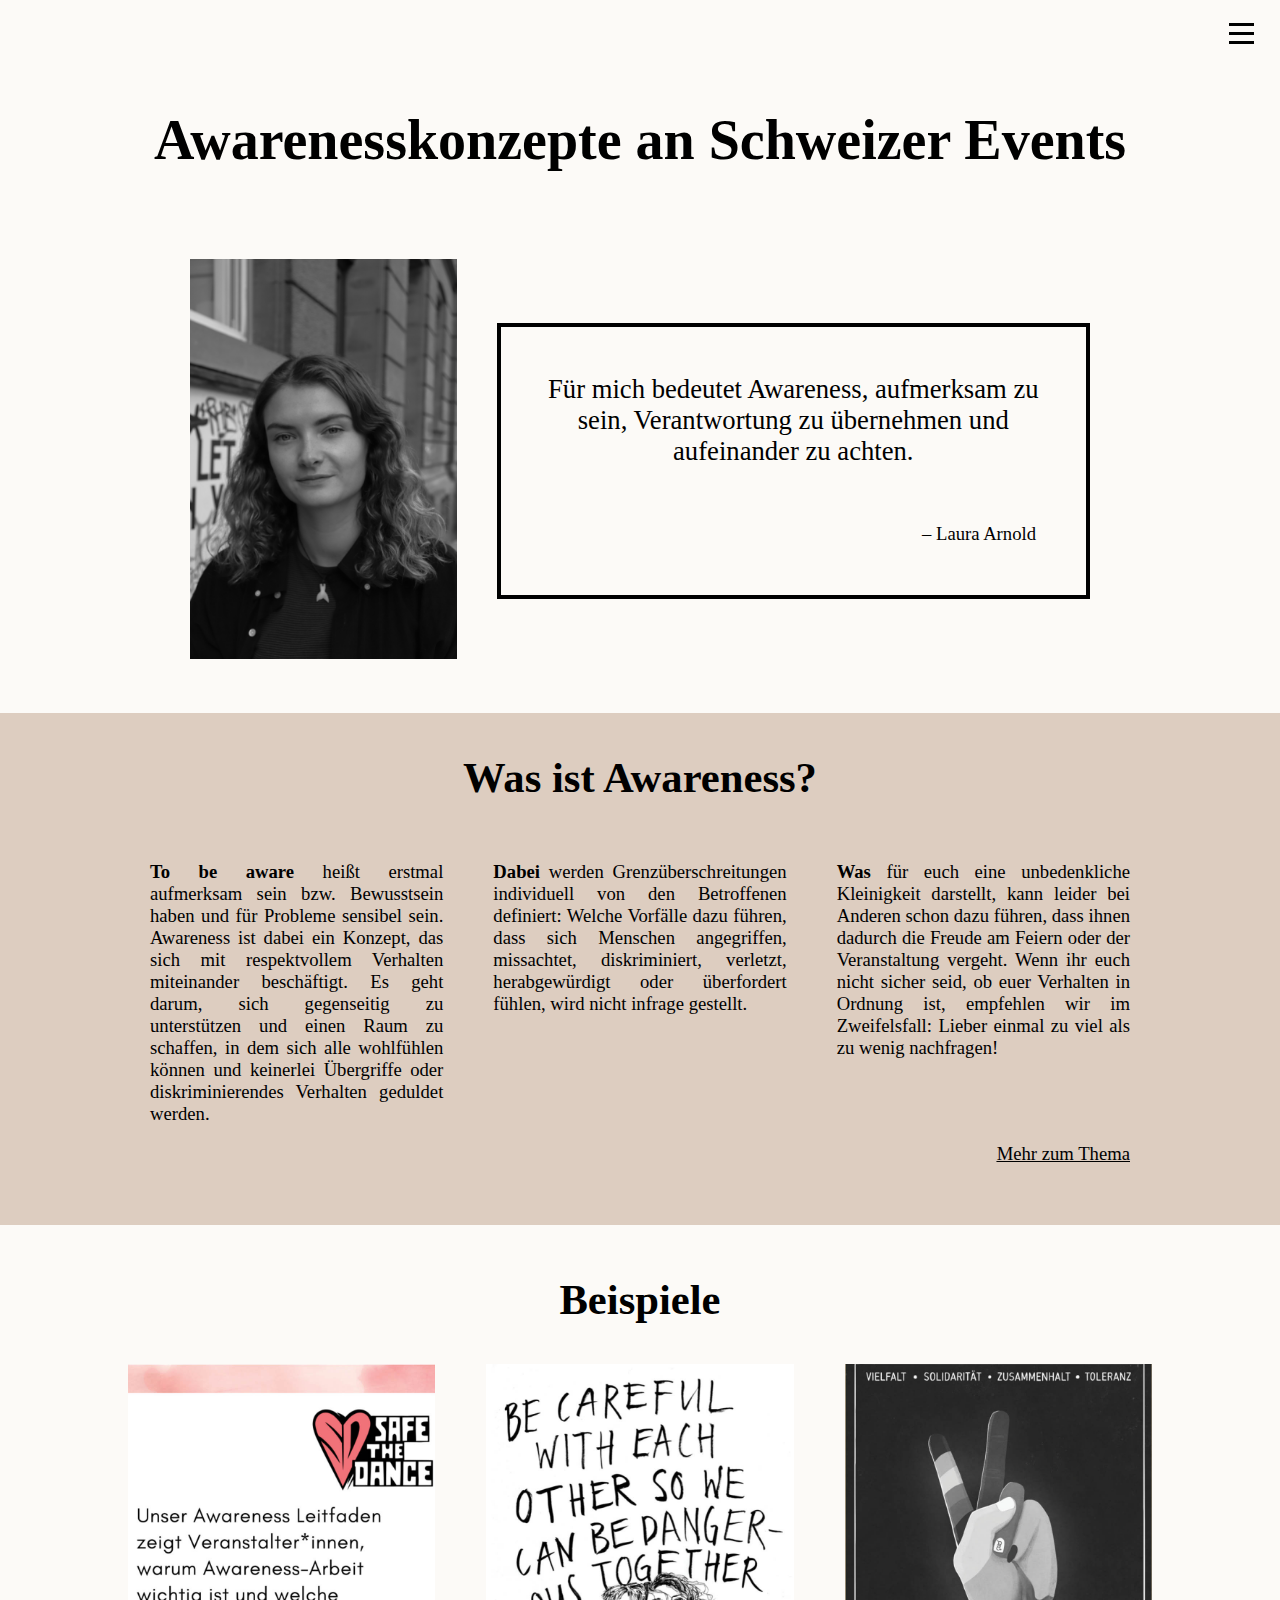
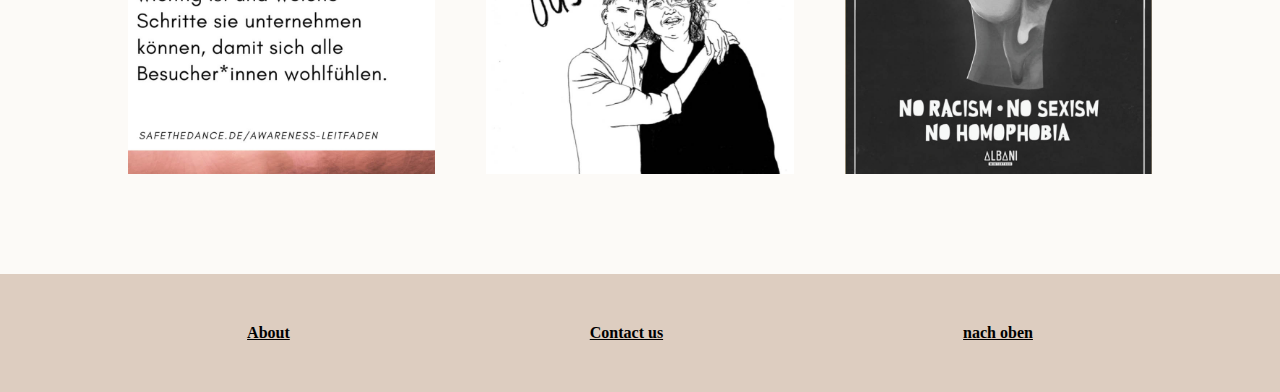
<file: index.html>
<!DOCTYPE html>
<html lang="de">
<head>
    <meta charset="UTF-8">
    <meta name="viewport" content="width=device-width, initial-scale=1.0">
    <title>Awarenesskonzepte an schweizer Events</title>
    <link rel="stylesheet" href="styles.css">
</head>
<body>
    <div class="wrapper">
    <header>
        <div class="navbar">
            <div class="hamburger-menu">
                <div class="bar"></div>
                <div class="bar"></div>
                <div class="bar"></div>
            </div>
            <div class="menu">
                <a href="wasistawareness.html">Was ist Awareness?</a>
                <a href="kontakt.html">Kontakt</a>
                <a href="about.html">About</a>
            </div>
        </div>
    </header>
    <main>
<h1 id="slow-appear"> Awarenesskonzepte an Schweizer Events</h1>
<section id="zitat">
    <div class="zitat-container">
        <div class="portrait">
            <img src="images/Arnold Laura.jpg" alt="Portrait der Person">
        </div>
        <div class="zitat-content">
            <blockquote>
                <p>Für mich bedeutet Awareness, aufmerksam zu sein, Verantwortung zu übernehmen und aufeinander zu achten.</p>
                <footer class="footer-zitat">– Laura Arnold</footer>
            </blockquote>
        </div>
    </div>
</section>
        <section id="was-ist-awareness">
            <h2>Was ist Awareness?</h2>
            <div class="spalten">
                <p> <b>To be aware </b>heißt erstmal aufmerksam sein bzw. Bewusstsein haben und für Probleme sensibel sein. Awareness ist dabei ein Konzept, das sich mit respektvollem Verhalten miteinander beschäftigt.
                    Es geht darum, sich gegenseitig zu unterstützen und einen Raum zu schaffen, in dem sich alle wohlfühlen können und keinerlei Übergriffe oder diskriminierendes Verhalten geduldet werden.
                </p>
                <p> <b>Dabei </b>werden Grenzüberschreitungen individuell von den Betroffenen definiert: Welche Vorfälle dazu führen, dass sich Menschen angegriffen, missachtet, diskriminiert, verletzt, herabgewürdigt oder überfordert fühlen, wird nicht infrage gestellt. 
                </p>
                <p> <b>Was </b>für euch eine unbedenkliche Kleinigkeit darstellt, kann leider bei Anderen schon dazu führen, dass ihnen dadurch die Freude am Feiern oder der Veranstaltung vergeht.
                    Wenn ihr euch nicht sicher seid, ob euer Verhalten in Ordnung ist, empfehlen wir im Zweifelsfall: Lieber einmal zu viel als zu wenig nachfragen!
                </p>
            </div>
            <h3> <a href="wasistawareness.html"> <b>Mehr zum Thema</b></a></h3>
    </section>    
    <section id="bisherige-konzepte">
            <h2>Beispiele</h2>
            <div class="pdf-container">
                <div class="pdf">
                    <a href="https://safethedance.de/awareness-leitfaden/" target="_blank">
                    <img src="images/bild 1 safe the dance.jpg" alt="Bild 1">
                    </a>
                </div>
                <div class="pdf">
                    <a href="https://streikhaus.ch/awareness/" target="_blank">
                    <img src="images/bild 2 konzept.jpg" alt="Bild 2">
                    </a>
                </div>
                <div class="pdf">
                    <a href="https://www.albani.ch/de/awareness.html" target="_blank">
                    <img src="images/bild 3 konzept.jpg" alt="Bild 3">
                    </a>
                </div>
            </div>
        </section> 

    </main>   
    </div>
</body>
<footer>
    <div class="footer-content">
        <a href="about.html"><p>About</p></a>
        <a href="kontakt.html"><p>Contact us</p></a>
        <a class="scroll-to-top"><p>nach oben</p></a>
    </div>
    <script src="script.js"></script>
</footer>
</html>
</file>
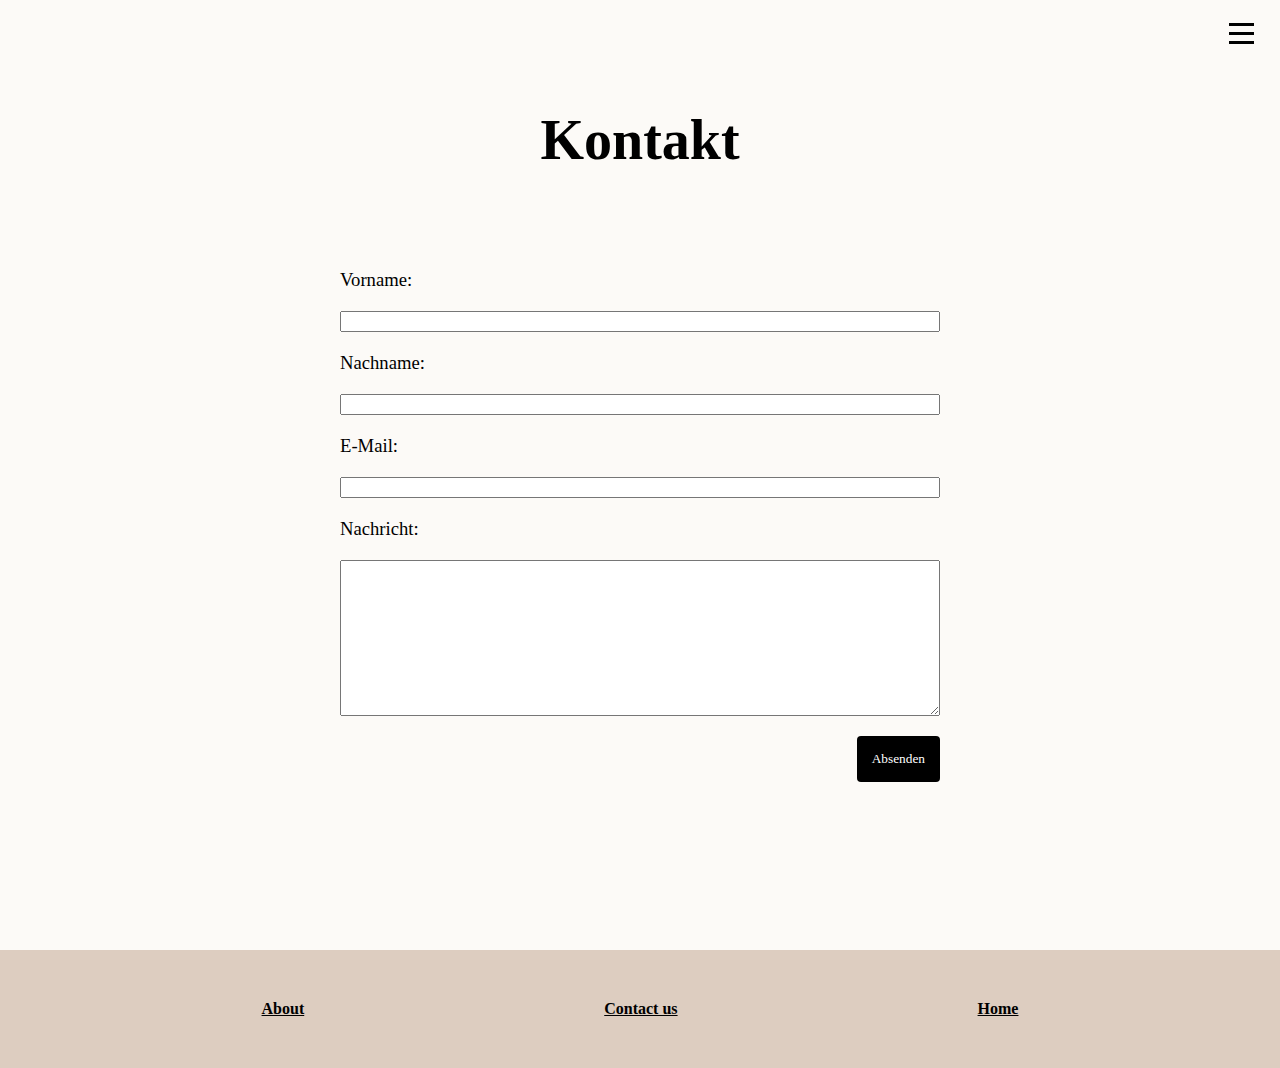
<file: kontakt.html>
<!DOCTYPE html>
<html lang="de">
<head>
    <meta charset="UTF-8">
    <meta name="viewport" content="width=device-width, initial-scale=1.0">
    <title>Awarenesskonzepte an schweizer Events</title>
    <link rel="stylesheet" href="styles3.css">
</head>
<body>
    <div class="wrapper">
    <header>
        <div class="navbar">
            <div class="hamburger-menu">
                <div class="bar"></div>
                <div class="bar"></div>
                <div class="bar"></div>
            </div>
            <div class="menu">
                <a href="wasistawareness.html">Was ist Awareness?</a>
                <a href="kontakt.html">Kontakt</a>
                <a href="about.html">About</a>
                <a href="index.html">Home</a>
            </div>
        </div>
    </header>
    <main>
        <h1 id="slow-appear">Kontakt</h1>
 <section class="main">
            <div id="contact-form">
                <label for="fname">Vorname:</label>
                <input type="text" id="fname" name="fname" required>
        
                <label for="lname">Nachname:</label>
                <input type="text" id="lname" name="lname" required>
        
                <label for="email">E-Mail:</label>
                <input type="email" id="email" name="email" required>
        
                <label for="message">Nachricht:</label>
                <textarea id="message" name="message" maxlength="1000" required></textarea>
               
                <div id="submit-button-container">
                    <button id="submit-button" onclick="submitForm()">Absenden</button>
                </div>
            </div>
        
            <div id="success-message">
                <p>Wir haben Ihre Nachricht erfolgreich erhalten.</p>
                <img src="images/giphy.gif" alt="ThankyouGIF">
            </div>
</section>
  
</main>   
</div>
</body>
<footer>
    <div class="footer-content">
        <a href="about.html"><p>About</p></a>
        <a href="kontakt.html"><p>Contact us</p></a>
        <a href="index.html"><p>Home</p></a>
    </div>
    <script src="script2.js"></script>
</footer>
    </html>
</file>
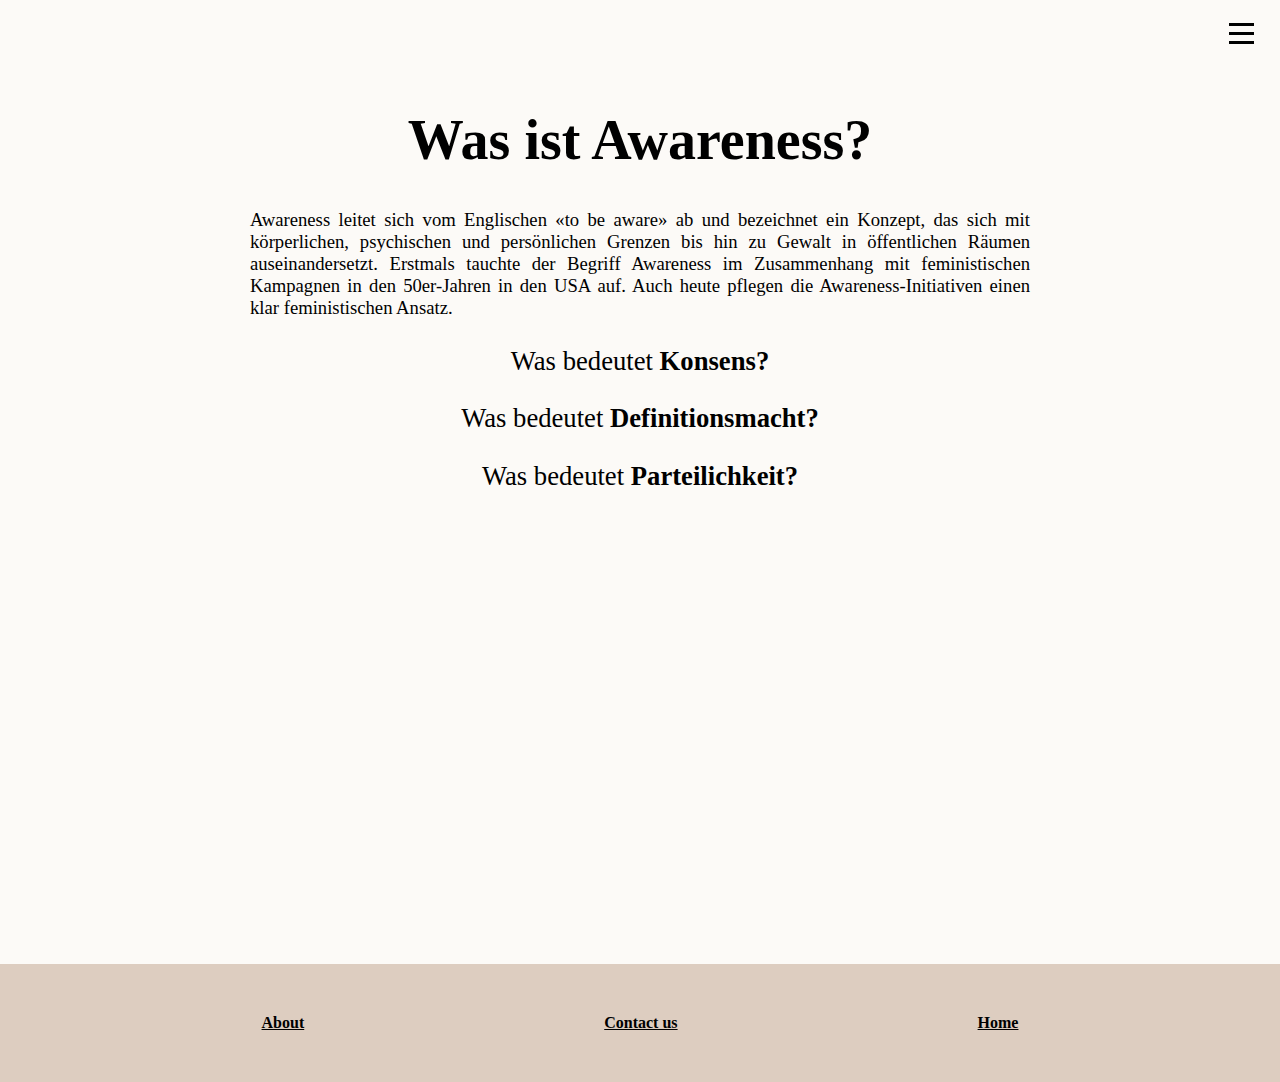
<file: wasistawareness.html>
<!DOCTYPE html>
<html lang="de">
<head>
    <meta charset="UTF-8">
    <meta name="viewport" content="width=device-width, initial-scale=1.0">
    <title>Awarenesskonzepte an schweizer Events</title>
    <link rel="stylesheet" href="styles2.css">
</head>
<body>
    <div class="wrapper">
    <header>
        <div class="navbar">
            <div class="hamburger-menu">
                <div class="bar"></div>
                <div class="bar"></div>
                <div class="bar"></div>
            </div>
            <div class="menu">
                <a href="wasistawareness.html">Was ist Awareness?</a>
                <a href="kontakt.html">Kontakt</a>
                <a href="about.html">About</a>
                <a href="index.html">Home</a>
            </div>
        </div>
    </header>

    <main>
        <h1 id="slow-appear"> Was ist Awareness?</h1>

    <section>
        <a>Awareness leitet sich vom Englischen «to be aware» ab und bezeichnet ein Konzept, das sich mit körperlichen, psychischen und persönlichen Grenzen bis hin zu Gewalt in öffentlichen Räumen auseinandersetzt. 
           Erstmals tauchte der Begriff Awareness im Zusammenhang mit feministischen Kampagnen in den 50er-Jahren in den USA auf. Auch heute pflegen die Awareness-Initiativen einen klar feministischen Ansatz.
        </a>
    </section>
      
    <section>
        <div class="Popupbegriffe">
        <p>Was bedeutet <span class="Konsens" onclick="zeigeErklaerungKonsens()"><b>Konsens?</b></span></p>
        <p>Was bedeutet <span class="Definitionsmacht" onclick="zeigeErklaerungDefinitionsmacht()"><b>Definitionsmacht?</b></span></p>
        <p>Was bedeutet <span class="Parteilichkeit" onclick="zeigeErklaerungParteilichkeit()"><b>Parteilichkeit?</b></span></p>
        </div>
    </section>

    <div id="popup">
        <div id="popupInhalt">
            <span id="schliessen" onclick="schliessePopupKonsens()">&times;</span>
            <span id="schliessen" onclick="schliessePopupDefinitionsmacht()">&times;</span>
            <span id="schliessen" onclick="schliessePopupParteilichkeit()">&times;</span>
            <h2 id="popupTitel"></h2>
            <p id="popupText"></p>
        </div>
    </div>

    <div class="video">
    <iframe width="560" height="315" 
    src="https://www.youtube.com/embed/u76DFgNjNNA?si=ORwj-2gETOHWBurO" 
    title="YouTube video player" frameborder="0" allow="accelerometer; 
    autoplay; clipboard-write; encrypted-media; gyroscope; picture-in-picture; web-share" 
    allowfullscreen>
    </iframe>
    </div>
</main>
</div> 
</body>

<footer>
    <div class="footer-content">
        <a href="about.html"><p>About</p></a>
        <a href="kontakt.html"><p>Contact us</p></a>
        <a href="index.html"><p>Home</p></a>
    </div>
    <script src="script.js"></script>
</footer>
</html>
</file>
<file: styles.css>
/*Index page*/

/*Header Hamburger*/

header {
    display: flex;
    justify-content: space-between;
    align-items: center;
    padding: 10px 20px;
    background-color: none;
    position: fixed;
    width: 98%;
}
.navbar {
    display: flex;
    justify-content: flex-end;
    align-items: center;
    background-color: none;
    padding: 10px 20px;
    width: 98%;
}

.hamburger-menu {
    display: flex;
    flex-direction: column;
    cursor: pointer;
    z-index: 9;
}

.bar {
    background-color: rgb(0, 0, 0);
    height: 3px;
    width: 25px;
    margin: 3px 0;
    transition: all 0.3s ease;
}

.menu {
    display: none;
    flex-direction: column;
    background-color: black;
    position: absolute;
    top: 60px;
    right: 0;
    width: 25%;
    text-align: center;
    padding: 150px 20px 20px;
    transition: width 0.3s ease; /* Animiere die Breite des Menüs */
    transform: translateX(100%);
    position: fixed;
    height: 100vh;
    top: 0;
}

.menu a {
    color: whitesmoke;
    text-decoration: none;
    text-transform: uppercase;
    margin: 10px 0;
    opacity: 0;
    transition: opacity 0.5s ease;
}

.menu.active {
    display: flex;
    animation: slideIn 0.3s ease forwards;
    width: 25%;
}

.menu.active a {
    opacity: 1;
}

@keyframes slideIn {
    to {
        transform: translateX(0);
    }
}

.hamburger-menu.active .bar {
    background-color: whitesmoke;
}

.hamburger-menu.active .bar:nth-child(2) {
    opacity: 0;

}

.hamburger-menu.active .bar:nth-child(1) {
    transform: translateY(0) rotate(45deg);
    -ms-transform-origin-x: 0%;
}

.hamburger-menu.active .bar:nth-child(3) {
    transform: translateY(0) rotate(-45deg);
    -ms-transform-origin-x: 0%;
}

/*main*/

body {
    background-color: #fcfaf7;
    color: #000000;
    font-family: futura;
}

h1 {
    color:#000000;
    font-size: 42pt;
    font-weight: bold;
    text-align: center;
    opacity: 0;
    transition: opacity 1s ease; /* 1s ist die Dauer der Transition, du kannst es nach Bedarf ändern */
}

.site-title {
    position: relative;
    z-index: 1;
}

ul {
    background-color: #000000;
    padding-top: 120px;
}

main {
    padding-top: 70pX;
}

h2 {
    color:#000000;
    font-size: 32pt;
    font-weight: semibold;
    padding-bottom: 40px;
    margin: 0;
}

h3 a {
    text-decoration: underline;
    color: #000000;
}

/* Hier deine Styles für Abschnitt 2 (Zitat) */
#zitat {
    padding: 50px 0; /* Füge oben und unten Platz hinzu, falls gewünscht */
}

.zitat-container {
    display: flex;
    justify-content: space-between;
    align-items: center;
    max-width: 900px;
    max-height: 500px;
    margin: 0 auto; /* Zentriere den Container horizontal */
}

.portrait img {
    max-width: 100%;/* Bild passt sich der Breite des Containers an */
    height: 400px; /* Behalte das Seitenverhältnis bei */
}

.zitat-content {
    flex: 1; /* Nimmt den verbleibenden Platz ein */
    margin-left: 40px; /* Abstand zwischen Portrait und Zitat */
}

blockquote {
    background-color: fcfaf7;
    padding: 20px;
    width: fit-content;
    margin: 0 auto;
    border: 4px solid black;
}

blockquote p {
    font-size: 20pt;
    text-align: center;
}

blockquote footer {
    margin-top: 10px;
    text-align: right;
    background-color: #fcfaf7;
    color: black;
    font-family: futura;
    font-size: 14pt;
}

/*Abschnitt 2 */
#was-ist-awareness {
    padding: 40px 0;
    background-color: #ddcdc0;
}

#was-ist-awareness h2 {
    text-align: center;
}
.spalten {
        display: grid;
        grid-template-columns: repeat(auto-fill, minmax(290px, 1fr));
        gap: 50px;
        text-align: justify;
        padding-left: 150px;
        padding-right: 150px;
        font-size: 14pt;
          
}

.spalte {
    flex: 0 1 30%; /* 30% Breite für jede Spalte */
    height: auto;
   
}

h3 {
    font-size: 14pt;
    font-weight: 100;
    text-align: right;
    padding-right: 150px;
    padding-bottom: 20px;
    text-decoration: underline;
    color: #000000;
    margin: 0;
}

a h2 {
    text-decoration: underline;
    color: #000000;
}
/* Hier deine Styles für Abschnitt 4 */
#bisherige-konzepte {
    padding: 50px 0; /* Füge oben und unten Platz hinzu, falls gewünscht */
}

#bisherige-konzepte h2 {
    text-align: center; /* Zentriere den Titel */
}

.pdf-container {
    display: flex;
    justify-content: space-between;
    margin: 0 10%; /* 10% Abstand links und rechts */
}

.pdf {
    flex: 0 1 30%; /* 30% Breite für jede PDF bzw. jedes Bild */
    /* Hier weitere Styles für jedes PDF bzw. Bild */
}

.pdf img {
    width: 100%; /* Bilder nehmen 100% der Breite des Containers ein */
    height: auto; /* Behalte das Seitenverhältnis bei */
    display: block;
}
.pdf:hover {
    transform: scale(1.1); /* Ändere den Wert, um die Vergrößerung anzupassen */
    transition: transform 0.3s; /*Anpassen wie schnell es geht*/
}

/*Abschnitt 5 */
#contact h2 {
    text-align: center;
}
/*footer*/
footer {
    background-color: #ddcdc0; 
    text-align: center;
    margin-top: 100px;
    padding: 30px;
   
}

.footer-content {
    display: flex;
    flex-direction: row; /* Behalte row für nebeneinander */
    align-items: center;
    justify-content: center; /* Zentriere den Text horizontal */
    margin: 0 auto; /* Zentriere den Abschnitt horizontal */

}

.footer-content p {
    margin: 20px 150px;
    text-align: center;
    cursor: pointer;

}

.footer-content a {
    text-decoration: underline;
    color: black;
    font-size: 12pt;
    font-weight: bold;
}
.wrapper {
    min-height: 100%;
    margin-bottom: -50px; /* Negative Margin, gleich der Footer-Höhe */
}

html, body {
    height: 100%;
    margin: 0;
}


/* Für kleine Bildschirme (z.B., Smartphones) */
@media only screen and (max-width: 600px) {
    header,
    .navbar {
        width: 100%;
    }

    .menu {
        width: 100%;
    }

    h1 {
        font-size: 32pt;
    }

    #was-ist-awareness .spalten {
        grid-template-columns: 1fr; /* Eine Spalte für kleine Bildschirme */
        padding-left: 10px;
        padding-right: 10px;
    }

    #bisherige-konzepte .pdf-container {
        margin: 0 5%;
        gap: 20px;
        flex-direction: column;/* Anpassung der Außenabstände */
    }

    footer {
        margin-top: 30px;
        padding: 15px;
    }

    .footer-content {
        flex-direction: column; /* Ändere von Reihe (row) zu Spalte (column) */
        align-items: center;
        justify-content: center;
        margin: 0 auto;
    }

    .footer-content p {
        margin: 10px 0; /* Anpassung des Abstands zwischen den Wörtern */
    }
}
</file>
<file: styles3.css>
/*Kontakt*/
header {
    font-family: futura;
    display: flex;
    justify-content: space-between;
    align-items: center;
    padding: 10px 20px;
    background-color: none;
    position: fixed;
    width: 98%;
}
.navbar {
    display: flex;
    justify-content: flex-end;
    align-items: center;
    background-color: none;
    padding: 10px 20px;
    width: 98%;
}
.hamburger-menu {
    display: flex;
    flex-direction: column;
    cursor: pointer;
    z-index: 9;
}

.bar {
    background-color: rgb(0, 0, 0);
    height: 3px;
    width: 25px;
    margin: 3px 0;
    transition: all 0.3s ease;
}

.menu {
    display: none;
    flex-direction: column;
    background-color: black;
    position: absolute;
    top: 60px;
    right: 0;
    width: 25%;
    text-align: center;
    padding: 150px 20px 20px;
    transition: width 0.3s ease; /* Animiere die Breite des Menüs */
    transform: translateX(100%);
    position: fixed;
    height: 100vh;
    top: 0;
}

.menu a {
    color: whitesmoke;
    text-decoration: none;
    text-transform: uppercase;
    margin: 10px 0;
    opacity: 0;
    transition: opacity 0.5s ease;
}

.menu.active {
    display: flex;
    animation: slideIn 0.3s ease forwards;
    width: 25%;
}

.menu.active a {
    opacity: 1;
}

@keyframes slideIn {
    to {
        transform: translateX(0);
    }
}

.hamburger-menu.active .bar {
    background-color: whitesmoke;
}

.hamburger-menu.active .bar:nth-child(2) {
    opacity: 0;
}

.hamburger-menu.active .bar:nth-child(1) {
    transform: translateY(0) rotate(45deg);
    -ms-transform-origin-x: 0%;
}

.hamburger-menu.active .bar:nth-child(3) {
    transform: translateY(0) rotate(-45deg);
    -ms-transform-origin-x: 0%;
}

/*main*/

body {
    background-color: #fcfaf7;
    color: #000000;
    font-family: futura;
}

h1 {
    color:#000000;
    font-size: 42pt;
    font-weight: bold;
    text-align: center;
    opacity: 0;
    transition: opacity 1s ease; /* 1s ist die Dauer der Transition, du kannst es nach Bedarf ändern */
}

.site-title {
    position: relative;
    z-index: 1;
}

ul {
    background-color: #000000;
    padding-top: 120px;
}

main {
    font-family: futura;
    padding-top: 70pX;
    padding-left: 250px;
    padding-right: 250px;
    text-align: justify;
}

h2 {
    text-align: center;
}

p {
    text-align: center;
}
/*Kontaktformular*/
.main {
    font-family: futura;
    font-size: 14pt;
    display: flex;
    align-items: center;
    justify-content: center;
    padding: 40px;
}

#contact-form {
    background-color: #fcfaf7;
    display: flex;
    flex-direction: column;
    width: 600px;
    padding: 20px;
    gap: 20px;
}

#message {
    height: 150px;
}

#success-message {
    display: none;
    text-align: center;
    font-family: futura;
    font-size: 20pt;
    margin-top: 40px;
}

#success-message img {
    max-width: 100%; /* Stelle sicher, dass das Bild nicht breiter als der Container ist */
    margin-top: 20px; /* Füge einen Abstand oberhalb des Bildes hinzu */
}

#submit-button {
    font-family: futura;
    background-color: #000000;
    color: white;
    padding: 15px;
    border: none;
    border-radius: 4px;
    cursor: pointer;
}

#submit-button:hover {
    background-color: #ddcdc0;
}

#submit-button-container {
    display: flex;
    justify-content: flex-end;
}

/*footer*/
footer {
    background-color: #ddcdc0; 
    text-align: center;
    margin-top: 100px;
    padding: 30px;
   
}

.footer-content {
    display: flex;
    flex-direction: row; /* Behalte row für nebeneinander */
    align-items: center;
    justify-content: center; /* Zentriere den Text horizontal */
    margin: 0 auto; /* Zentriere den Abschnitt horizontal */

}

.footer-content p {
    margin: 20px 150px;
    text-align: center;
    cursor: pointer;

}

.footer-content a {
    text-decoration: underline;
    color: black;
    font-size: 12pt;
    font-weight: bold;
}
.wrapper {
    min-height: 100%;
    margin-bottom: -50px; /* Negative Margin, gleich der Footer-Höhe */
}

html, body {
    height: 100%;
    margin: 0;
}

@media only screen and (max-width: 600px) {
    header, .navbar {
        width: 100%;
    }

    .menu {
        width: 100%;
    }

    main {
        padding: 20px; /* Verringere den Abstand im Hauptinhalt */
        text-align: center; /* Zentriere den Text im Hauptinhalt */
    }

    h1 {
        font-size: 32pt; /* Verringere die Schriftgröße des H1-Titels */
    }

    #contact-form {
        width: 100%; /* Volle Breite für das Kontaktformular */
    }

    #submit-button-container {
        justify-content: center; /* Zentriere den Absenden-Button */
    }

    footer {
        margin-top: 30px;
        padding: 15px;
    }

    .footer-content {
        flex-direction: column; /* Ändere von Reihe (row) zu Spalte (column) */
        align-items: center;
        justify-content: center;
        margin: 0 auto;
    }

    .footer-content p {
        margin: 10px 0; /* Anpassung des Abstands zwischen den Wörtern */
    }
}
</file>
<file: styles2.css>
/*Was ist awarness page*/
header {
    display: flex;
    justify-content: space-between;
    align-items: center;
    padding: 10px 20px;
    background-color: none;
    position: fixed;
    width: 98%;
}
.navbar {
    display: flex;
    justify-content: flex-end;
    align-items: center;
    background-color: none;
    padding: 10px 20px;
    width: 98%;
}

.hamburger-menu {
    display: flex;
    flex-direction: column;
    cursor: pointer;
    z-index: 9;
}

.bar {
    background-color: rgb(0, 0, 0);
    height: 3px;
    width: 25px;
    margin: 3px 0;
    transition: all 0.3s ease;
}

.menu {
    display: none;
    flex-direction: column;
    background-color: black;
    position: absolute;
    top: 60px;
    right: 0;
    width: 25%;
    text-align: center;
    padding: 150px 20px 20px;
    transition: width 0.3s ease; /* Animiere die Breite des Menüs */
    transform: translateX(100%);
    position: fixed;
    height: 100vh;
    top: 0;
}

.menu a {
    color: whitesmoke;
    text-decoration: none;
    text-transform: uppercase;
    margin: 10px 0;
    opacity: 0;
    transition: opacity 0.5s ease;
}

.menu.active {
    display: flex;
    animation: slideIn 0.3s ease forwards;
    width: 25%;
}

.menu.active a {
    opacity: 1;
}

@keyframes slideIn {
    to {
        transform: translateX(0);
    }
}

.hamburger-menu.active .bar {
    background-color: whitesmoke;
}

.hamburger-menu.active .bar:nth-child(2) {
    opacity: 0;
}

.hamburger-menu.active .bar:nth-child(1) {
    transform: translateY(0) rotate(45deg);
    -ms-transform-origin-x: 0%;
}

.hamburger-menu.active .bar:nth-child(3) {
    transform: translateY(0) rotate(-45deg);
    -ms-transform-origin-x: 0%;
}

/*main*/

body {
    background-color: #fcfaf7;
    color: #000000;
    font-family: futura;
}

h1 {
    color:#000000;
    font-size: 42pt;
    font-weight: bold;
    text-align: center;
    opacity: 0;
    transition: opacity 1s ease; /* 1s ist die Dauer der Transition, du kannst es nach Bedarf ändern */
}

.site-title {
    position: relative;
    z-index: 1;
}

ul {
    background-color: #000000;
    padding-top: 120px;
}

main {
    padding-top: 70pX;
    padding-left: 250px;
    padding-right: 250px;
    text-align: justify;
}

h2 {
    color:#000000;
    font-size: 32pt;
    font-weight: bold;
    text-align: center;
}

p {
    text-align: center;
}
/*Video*/
.video {
    display: flex;
    justify-content: center;
    align-items: center;
    padding-top: 40px;
    padding-bottom: 40px;
}

a {
 font-size: 14pt;
}
/*Popup Wörter*/ 

#popup {
    display: none;
    position: fixed;
    top: 0;
    left: 0;
    width: 100%;
    height: 100%;
    background: rgba(0, 0, 0, 0.5); /* Hintergrundfarbe und Transparenz des Overlays */
}

#popupInhalt {
    position: absolute;
    top: 50%;
    left: 50%;
    transform: translate(-50%, -50%);
    background: #fff; /* Hintergrundfarbe des Pop-ups */
    padding: 20px;
    border-radius: 10px;
    box-shadow: 0 0 10px rgba(0, 0, 0, 0.5); /* Schatten des Pop-ups */
    text-align: center;
}
#popupInhalt p {
    color:#000000;
    font-size: 16pt;
    font-weight: semibold;
    text-align: justify;
}


#schliessen {
    position: absolute;
    top: 10px;
    right: 10px;
    font-size: 20px;
    cursor: pointer;
}

.begriff {
    color: rgb(0, 0, 0); /* Farbe für die anklickbaren Begriffe anpassen */
    text-decoration: underline;
    cursor: pointer;
}

.Popupbegriffe {
    color:#000000;
    font-size: 20pt;
    font-weight: semibold;
    text-align: center;
}

/*footer*/
footer {
    background-color: #ddcdc0; 
    text-align: center;
    margin-top: 100px;
    padding: 30px;
   
}

.footer-content {
    display: flex;
    flex-direction: row; /* Behalte row für nebeneinander */
    align-items: center;
    justify-content: center; /* Zentriere den Text horizontal */
    margin: 0 auto; /* Zentriere den Abschnitt horizontal */

}

.footer-content p {
    margin: 20px 150px;
    text-align: center;
    cursor: pointer;

}

.footer-content a {
    text-decoration: underline;
    color: black;
    font-size: 12pt;
    font-weight: bold;
}
.wrapper {
    min-height: 100%;
    margin-bottom: -50px; /* Negative Margin, gleich der Footer-Höhe */
}

html, body {
    height: 100%;
    margin: 0;
}

/*Media Querie für Handy*/
@media only screen and (max-width: 600px) {
    header,
    .navbar {
        width: 100%;
    }

    .menu {
        width: 100%;
    }

    h1 {
        font-size: 32pt;
    }

    main {
        padding: 20px; /* Verringere den Abstand im Hauptinhalt */
        text-align: center; /* Zentriere den Text im Hauptinhalt */
    }


    .video {
        padding-top: 20px;
        padding-bottom: 20px; /* Verringere den Abstand im Videobereich */
    }

    footer {
        margin-top: 30px;
        padding: 15px;
    }

    .footer-content {
        flex-direction: column; /* Ändere von Reihe (row) zu Spalte (column) */
        align-items: center;
        justify-content: center;
        margin: 0 auto;
    }

    .footer-content p {
        margin: 10px 0; /* Anpassung des Abstands zwischen den Wörtern */
    }
}
</file>
